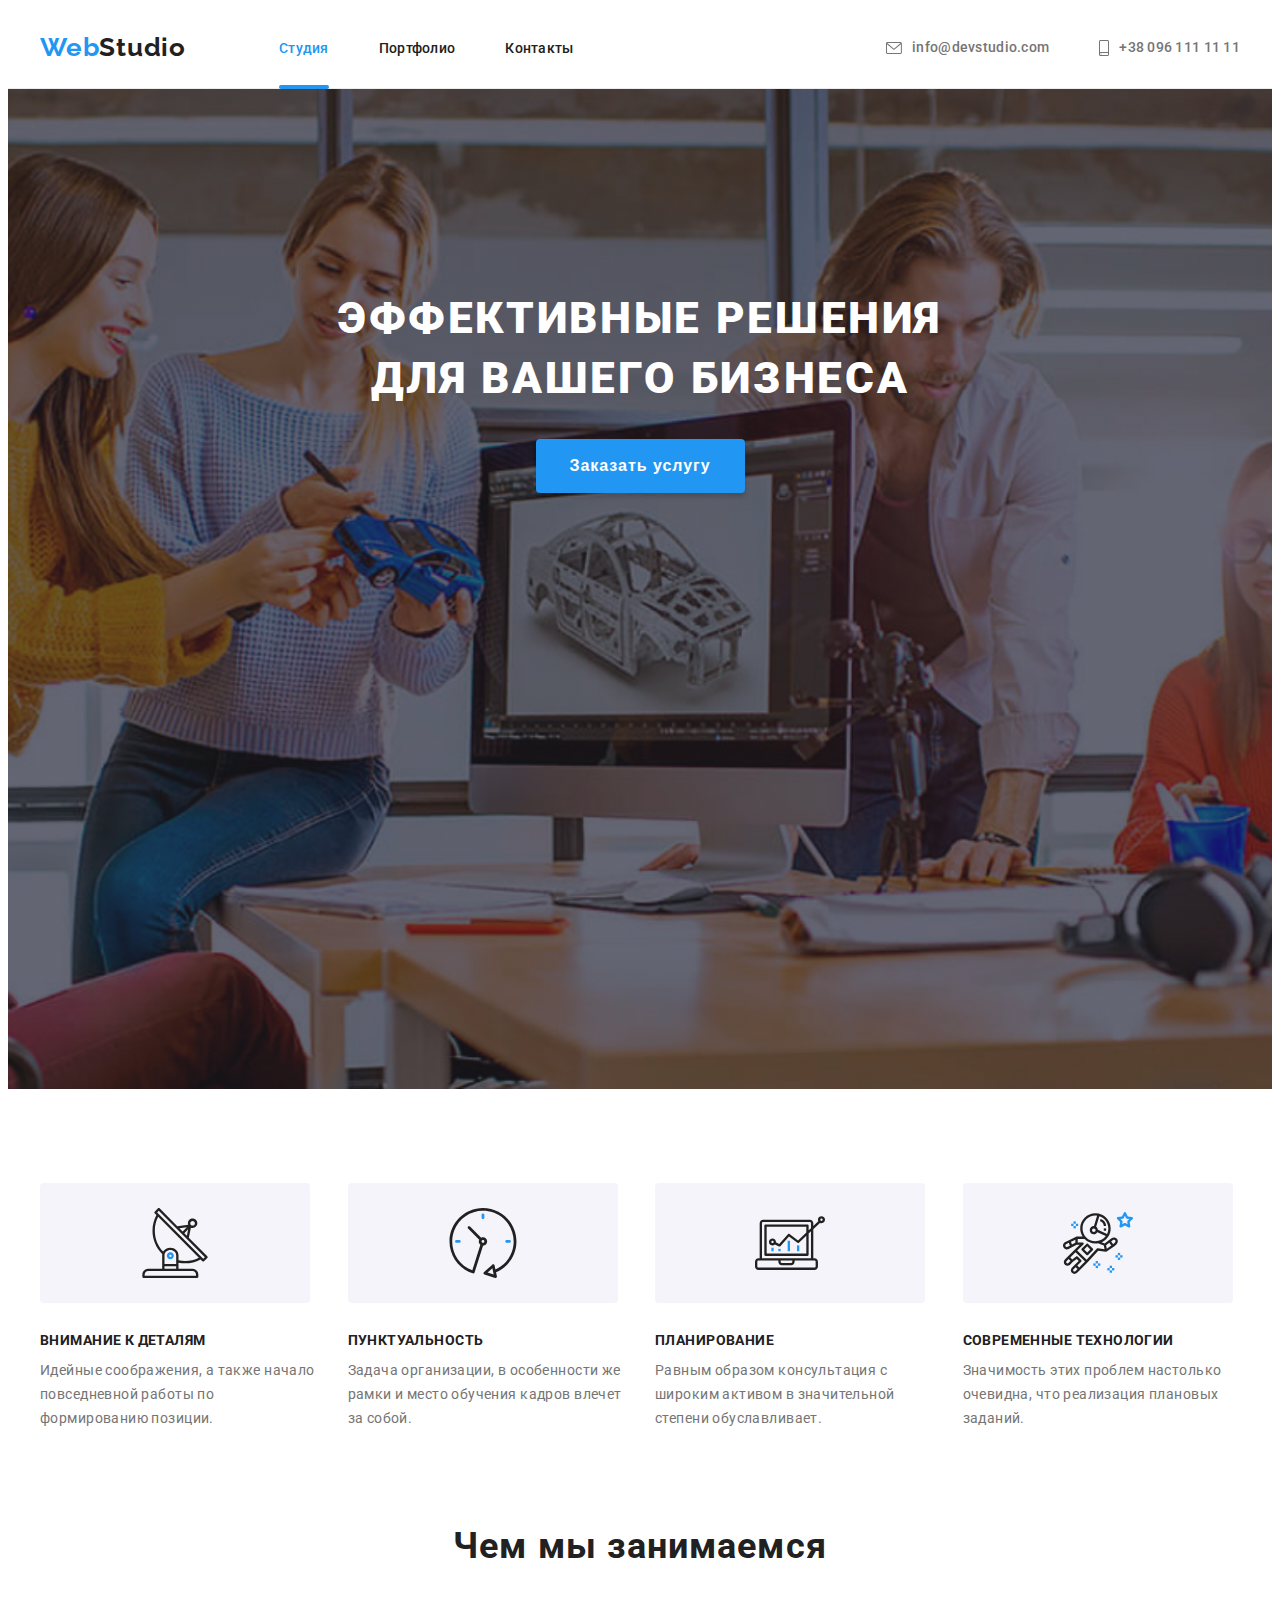
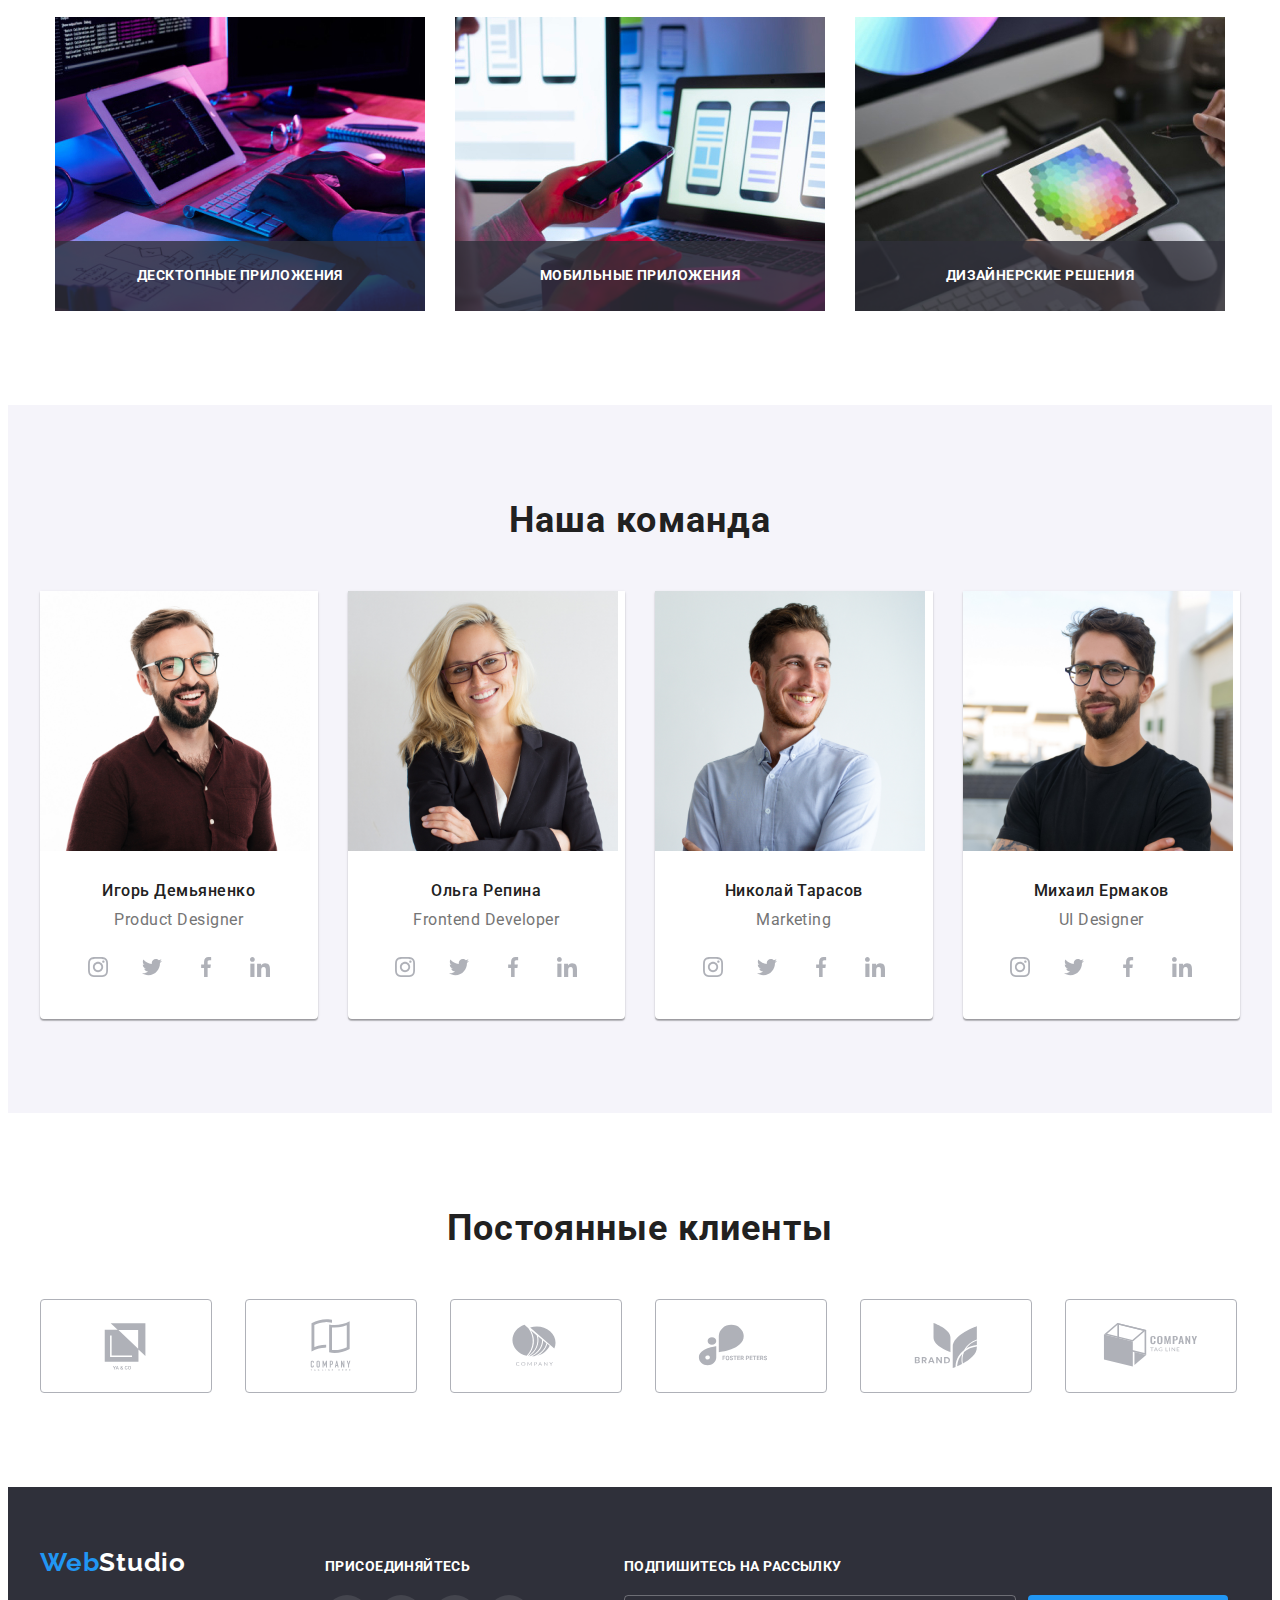
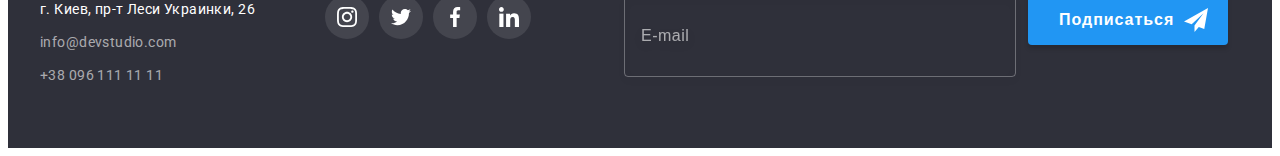
<file: index.html>
<!DOCTYPE html>
<html lang="ru">
  <head>
    <meta charset="UTF-8" />
    <meta http-equiv="X-UA-Compatible" content="IE=edge" />
    <meta name="viewport" content="width=device-width, initial-scale=1.0" />
    <title>Web Studio</title>
    <link rel="preconnect" href="https://fonts.googleapis.com" />
    <link rel="preconnect" href="https://fonts.gstatic.com" crossorigin />
    <link rel="preconnect" href="https://fonts.googleapis.com" />
    <link rel="preconnect" href="https://fonts.gstatic.com" crossorigin />
    <link
      href="https://fonts.googleapis.com/css2?family=Raleway:wght@700&family=Roboto:wght@400;500;700;900&display=swap"
      rel="stylesheet"
    />
    <link
      rel="stylesheet"
      href="https://cdnjs.cloudflare.com/ajax/libs/modern-normalize/1.1.0/modern-normalize.min.css"
      integrity="sha512-wpPYUAdjBVSE4KJnH1VR1HeZfpl1ub8YT/NKx4PuQ5NmX2tKuGu6U/JRp5y+Y8XG2tV+wKQpNHVUX03MfMFn9Q=="
      crossorigin="anonymous"
      referrerpolicy="no-referrer"
    />
    <link rel="stylesheet" href="./css/styles.css" />
  </head>
  <body>
    <!-- Верхняя линия -->
    <header class="header">
      <div class="container header-container">
        <nav class="navigation">
          <a href="./index.html" lang="en" class="logo link"
            >Web<span class="logo-dark">Studio</span>
          </a>

          <ul class="menu">
            <li class="menu-item">
              <a href="./index.html" class="menu-link current link">Студия</a>
            </li>
            <li class="menu-item">
              <a href="./portfolio.html" class="menu-link link">Портфолио</a>
            </li>
            <li class="menu-item">
              <a href="" class="menu-link link">Контакты</a>
            </li>
          </ul>
        </nav>
        <ul class="contact-list">
          <li class="contact-item">
            <a href="mailto:info@devstudio.com" class="mail-header link">
              <svg class="mail-icon" width="16" height="12">
                <use href="./images/icons.svg#mail"></use>
              </svg>
              info@devstudio.com
            </a>
          </li>
          <li class="contact-item">
            <a href="tel:+380961111111" class="phone-number-header link">
              <svg class="phone-icon" width="10" height="16">
                <use href="./images/icons.svg#smartphone"></use>
              </svg>
              +38 096 111 11 11
            </a>
          </li>
        </ul>
      </div>
    </header>

    <!-- Шапка -->

    <main class="studio-main">
      <section class="hero overlay">
        <div class="container">
          <h1 class="hero-tite">Эффективные решения для вашего бизнеса</h1>

          <button type="button" class="hero-button" data-modal-open>
            Заказать услугу
          </button>
        </div>
      </section>

      <!-- Особенности -->
      <section class="section">
        <div class="container">
          <h2 class="visually-hidden">Наши особенности</h2>
          <ul class="specialization-list">
            <li class="specialization-item">
              <a href="" class="specialization-link">
                <svg class="specialization-icon" width="70" height="70">
                  <use href="./images/icons.svg#antenna"></use>
                </svg>
              </a>
              <h3 class="specialization-title">Внимание к деталям</h3>
              <p class="specialization-text">
                Идейные соображения, а также начало повседневной работы по
                формированию позиции.
              </p>
            </li>
            <li class="specialization-item">
              <a href="" class="specialization-link">
                <svg class="specialization-icon" width="70" height="70">
                  <use href="./images/icons.svg#clock"></use>
                </svg>
              </a>
              <h3 class="specialization-title">Пунктуальность</h3>
              <p class="specialization-text">
                Задача организации, в особенности же рамки и место обучения
                кадров влечет за собой.
              </p>
            </li>
            <li class="specialization-item">
              <a href="" class="specialization-link">
                <svg class="specialization-icon" width="70" height="70">
                  <use href="./images/icons.svg#diagram"></use>
                </svg>
              </a>
              <h3 class="specialization-title">Планирование</h3>
              <p class="specialization-text">
                Равным образом консультация с широким активом в значительной
                степени обуславливает.
              </p>
            </li>
            <li class="specialization-item">
              <a href="" class="specialization-link">
                <svg class="specialization-icon" width="70" height="70">
                  <use href="./images/icons.svg#astronaut"></use>
                </svg>
              </a>
              <h3 class="specialization-title">Современные технологии</h3>
              <p class="specialization-text">
                Значимость этих проблем настолько очевидна, что реализация
                плановых заданий.
              </p>
            </li>
          </ul>
        </div>
      </section>
      <!-- Чем мы занимаемся -->
      <section class="our-work section">
        <div class="container">
          <h2 class="our-work-title title">Чем мы занимаемся</h2>
          <ul class="our-work-list">
            <li class="our-work-item">
              <img
                src="./images/page-proofs.jpg"
                alt="Верстка"
                width="370"
                height="294"
              />
              <p class="our-work-text">Десктопные приложения</p>
            </li>
            <li class="our-work-item">
              <img
                src="./images/design.jpg"
                alt="Дизайн"
                width="370"
                height="294"
              />
              <p class="our-work-text">Мобильные приложения</p>
            </li>
            <li class="our-work-item">
              <img
                src="./images/external-design.jpg"
                alt="Внешний дизайн"
                width="370"
                height="294"
              />
              <p class="our-work-text">Дизайнерские решения</p>
            </li>
          </ul>
        </div>
      </section>

      <!-- Наша команда -->
      <section class="our-team section">
        <div class="container">
          <h2 class="our-team-title title">Наша команда</h2>
          <ul class="our-team-list">
            <li class="our-team-item">
              <img
                src="./images/team/photo1.jpg"
                alt="Игорь Демьяненко"
                width="270"
                height="260"
              />
              <div class="our-team-card">
                <h3 class="our-team-name">Игорь Демьяненко</h3>
                <p lang="en" class="our-team-text">Product Designer</p>
                <ul class="social-list">
                  <li class="social-list-item">
                    <a href="" class="social-list-link">
                      <svg class="social-list-icon" width="20" height="20">
                        <use href="./images/icons.svg#instagram"></use>
                      </svg>
                    </a>
                  </li>
                  <li class="social-list-item">
                    <a href="" class="social-list-link">
                      <svg class="social-list-icon" width="20" height="20">
                        <use href="./images/icons.svg#twitter"></use>
                      </svg>
                    </a>
                  </li>
                  <li class="social-list-item">
                    <a href="" class="social-list-link">
                      <svg class="social-list-icon" width="20" height="20">
                        <use href="./images/icons.svg#facebook"></use>
                      </svg>
                    </a>
                  </li>
                  <li class="social-list-item">
                    <a href="" class="social-list-link">
                      <svg class="social-list-icon" width="20" height="20">
                        <use href="./images/icons.svg#linkedin"></use>
                      </svg>
                    </a>
                  </li>
                </ul>
              </div>
            </li>

            <li class="our-team-item">
              <img
                src="./images/team/photo2.jpg"
                alt="Ольга Репина"
                width="270"
                height="260"
              />
              <div class="our-team-card">
                <h3 class="our-team-name">Ольга Репина</h3>
                <p lang="en" class="our-team-text">Frontend Developer</p>
                <ul class="social-list">
                  <li class="social-list-item">
                    <a href="" class="social-list-link">
                      <svg class="social-list-icon" width="20" height="20">
                        <use href="./images/icons.svg#instagram"></use>
                      </svg>
                    </a>
                  </li>
                  <li class="social-list-item">
                    <a href="" class="social-list-link">
                      <svg class="social-list-icon" width="20" height="20">
                        <use href="./images/icons.svg#twitter"></use>
                      </svg>
                    </a>
                  </li>
                  <li class="social-list-item">
                    <a href="" class="social-list-link">
                      <svg class="social-list-icon" width="20" height="20">
                        <use href="./images/icons.svg#facebook"></use>
                      </svg>
                    </a>
                  </li>
                  <li class="social-list-item">
                    <a href="" class="social-list-link">
                      <svg class="social-list-icon" width="20" height="20">
                        <use href="./images/icons.svg#linkedin"></use>
                      </svg>
                    </a>
                  </li>
                </ul>
              </div>
            </li>

            <li class="our-team-item">
              <img
                src="./images/team/photo3.jpg"
                alt="Николай Тарасов"
                width="270"
                height="260"
              />
              <div class="our-team-card">
                <h3 class="our-team-name">Николай Тарасов</h3>
                <p lang="en" class="our-team-text">Marketing</p>
                <ul class="social-list">
                  <li class="social-list-item">
                    <a href="" class="social-list-link">
                      <svg class="social-list-icon" width="20" height="20">
                        <use href="./images/icons.svg#instagram"></use>
                      </svg>
                    </a>
                  </li>
                  <li class="social-list-item">
                    <a href="" class="social-list-link">
                      <svg class="social-list-icon" width="20" height="20">
                        <use href="./images/icons.svg#twitter"></use>
                      </svg>
                    </a>
                  </li>
                  <li class="social-list-item">
                    <a href="" class="social-list-link">
                      <svg class="social-list-icon" width="20" height="20">
                        <use href="./images/icons.svg#facebook"></use>
                      </svg>
                    </a>
                  </li>
                  <li class="social-list-item">
                    <a href="" class="social-list-link">
                      <svg class="social-list-icon" width="20" height="20">
                        <use href="./images/icons.svg#linkedin"></use>
                      </svg>
                    </a>
                  </li>
                </ul>
              </div>
            </li>

            <li class="our-team-item">
              <img
                src="./images/team/photo4.jpg"
                alt="Михаил Ермаков"
                width="270"
                height="260"
              />
              <div class="our-team-card">
                <h3 class="our-team-name">Михаил Ермаков</h3>
                <p lang="en" class="our-team-text">UI Designer</p>
                <ul class="social-list">
                  <li class="social-list-item">
                    <a href="" class="social-list-link">
                      <svg class="social-list-icon" width="20" height="20">
                        <use href="./images/icons.svg#instagram"></use>
                      </svg>
                    </a>
                  </li>
                  <li class="social-list-item">
                    <a href="" class="social-list-link">
                      <svg class="social-list-icon" width="20" height="20">
                        <use href="./images/icons.svg#twitter"></use>
                      </svg>
                    </a>
                  </li>
                  <li class="social-list-item">
                    <a href="" class="social-list-link">
                      <svg class="social-list-icon" width="20" height="20">
                        <use href="./images/icons.svg#facebook"></use>
                      </svg>
                    </a>
                  </li>
                  <li class="social-list-item">
                    <a href="" class="social-list-link">
                      <svg class="social-list-icon" width="20" height="20">
                        <use href="./images/icons.svg#linkedin"></use>
                      </svg>
                    </a>
                  </li>
                </ul>
              </div>
            </li>
          </ul>
        </div>
      </section>
      <!-- Постоянные клиенты -->
      <section class="section">
        <div class="container">
          <h2 class="our-clients-title title">Постоянные клиенты</h2>
          <ul class="our-clients-list">
            <li class="our-clients-item">
              <a href="" class="our-clients-link">
                <svg class="our-clients-icon" width="106" height="60">
                  <use href="./images/icons.svg#logo-1"></use>
                </svg>
              </a>
            </li>
            <li class="our-clients-item">
              <a href="" class="our-clients-link">
                <svg class="our-clients-icon" width="106" height="60">
                  <use href="./images/icons.svg#logo-2"></use>
                </svg>
              </a>
            </li>
            <li class="our-clients-item">
              <a href="" class="our-clients-link">
                <svg class="our-clients-icon" width="106" height="60">
                  <use href="./images/icons.svg#logo-3"></use>
                </svg>
              </a>
            </li>
            <li class="our-clients-item">
              <a href="" class="our-clients-link">
                <svg class="our-clients-icon" width="106" height="60">
                  <use href="./images/icons.svg#logo-4"></use>
                </svg>
              </a>
            </li>
            <li class="our-clients-item">
              <a href="" class="our-clients-link">
                <svg class="our-clients-icon" width="106" height="60">
                  <use href="./images/icons.svg#logo-5"></use>
                </svg>
              </a>
            </li>
            <li class="our-clients-item">
              <a href="" class="our-clients-link">
                <svg class="our-clients-icon" width="106" height="60">
                  <use href="./images/icons.svg#logo-6"></use>
                </svg>
              </a>
            </li>
          </ul>
        </div>
      </section>
    </main>
    <!-- Подвал -->
    <footer class="footer">
      <div class="container footer-container">
        <div class="navigation-footer">
          <a href="/" lang="en" class="logo-footer link"
            >Web<span class="logo-light">Studio</span></a
          >
          <address class="address">
            <ul class="contact-list-footer">
              <li class="contact-list-footer-item">
                <a
                  href="https://goo.gl/maps/c3DatfC8NeGpE9Bo7"
                  target="_blank"
                  rel="noopener noreferrer"
                  class="contact-link link"
                  >г. Киев, пр-т Леси Украинки, 26</a
                >
              </li>
              <li class="contact-footer">
                <a href="mailto:info@devstudio.com" class="mail-footer link"
                  >info@devstudio.com</a
                >
              </li>
              <li class="contact-footer">
                <a href="tel:+380961111111" class="phone-number-footer link"
                  >+38 096 111 11 11</a
                >
              </li>
            </ul>
          </address>
        </div>
        <!--footer-social-->
        <div class="footer-social">
          <h2 class="footer-social-text">присоединяйтесь</h2>
          <ul class="footer-social-list list">
            <li class="footer-social-item">
              <a href="" class="footer-social-link link"
                ><svg class="footer-social-icon" width="20" height="20">
                  <use href="./images/icons.svg#instagram"></use>
                </svg>
              </a>
            </li>
            <li class="footer-social-item">
              <a href="" class="footer-social-link"
                ><svg class="footer-social-icon" width="20" height="20">
                  <use href="./images/icons.svg#twitter"></use>
                </svg>
              </a>
            </li>
            <li class="footer-social-item">
              <a href="" class="footer-social-link"
                ><svg class="footer-social-icon" width="20" height="20">
                  <use href="./images/icons.svg#facebook"></use>
                </svg>
              </a>
            </li>
            <li class="footer-social-item">
              <a href="" class="footer-social-link"
                ><svg class="footer-social-icon" width="20" height="20">
                  <use href="./images/icons.svg#linkedin"></use>
                </svg>
              </a>
            </li>
          </ul>
        </div>
        <!--Mailing-->
        <div class="mailing">
          <h2 class="mailing-title">Подпишитесь на рассылку</h2>
          <form class="mailing-form">
            <label class="mailing-label" for="email"></label>
            <input
              class="mailing-input"
              type="email"
              name="user_email"
              id="email"
              placeholder="E-mail"
              pattern="[a-z0-9._%+-]+@[a-z0-9.-]+\.[a-z]{2,}$"
              title="Неверный адрес электронной почты"
            />
            <button class="mailing-button" type="submit">
              Подписаться
              <svg class="mailing-icon" width="24" height="24">
                <use href="./images/icons.svg#mailing-icon"></use>
              </svg>
            </button>
          </form>
        </div>
      </div>
    </footer>

    <div class="backdrop is-hidden" data-modal>
      <div class="modal">
        <button type="button" class="modal-close-button" data-modal-close>
          <svg class="modal-close-button-icon" width="18" height="18">
            <use href="./images/icons.svg#close-icon"></use>
          </svg>
        </button>
        <form class="modal-form">
          <p class="modal-form-title">
            Оставьте свои данные, мы вам перезвоним
          </p>
          <label class="modal-form-field" for="user_name">
            <span class="modal-form-field-key">Имя</span>
            <span class="modal-form-input-wrapper">
              <input
                class="modal-form-input"
                type="text"
                name="user_name"
                id="user_name"
                required
                pattern="[a-zA-Z]*"
                title="Alexander"
              />
              <svg class="form-icon" width="18" height="18">
                <use href="./images/icons.svg#person-icon"></use>
              </svg>
            </span>
          </label>
          <label class="modal-form-field" for="user_phone_number">
            <span class="modal-form-field-key">Телефон</span>
            <span class="modal-form-input-wrapper">
              <input
                class="modal-form-input"
                type="tel"
                name="user_phone_number"
                id="user_phone_number"
                required
                pattern="[0-9]{3}-[0-9]{3}-[0-9]{4}"
                title="xxx-xxx-xxxx"
              />
              <svg class="form-icon" width="18" height="18">
                <use href="./images/icons.svg#phone-icon"></use>
              </svg>
            </span>
          </label>
          <label class="modal-form-field" for="user_mail">
            <span class="modal-form-field-key">Почта</span>
            <span class="modal-form-input-wrapper">
              <input
                class="modal-form-input"
                type="email"
                name="user_mail"
                id="user_mail"
                required
                pattern="[a-z0-9._%+-]+@[a-z0-9.-]+\.[a-z]{2,}$"
                title="Неверный адрес электронной почты"
              />
              <svg class="form-icon" width="18" height="18">
                <use href="./images/icons.svg#email-icon"></use>
              </svg>
            </span>
          </label>
          <label class="modal-form-field">
            <span class="modal-form-field-key">Комментарий</span>
            <textarea
              class="modal-form-message"
              placeholder="Введите текст"
              name="user_message"
            ></textarea>
          </label>
          <input
            type="checkbox"
            class="modal-form-checkbox visually-hidden"
            id="checkbox-policy"
            name="user_policy"
            required
          />
          <label for="checkbox-policy" class="modal-form-checkbox-label"
            >Соглашаюсь с рассылкой и принимаю&nbsp;
            <a href="" class="checkbox-policy-link">Условия договора</a></label
          >
          <button type="submit" class="modal-form-button">Отправить</button>
        </form>
      </div>
    </div>
    <script src="./js/modal.js"></script>
  </body>
</html>
</file>
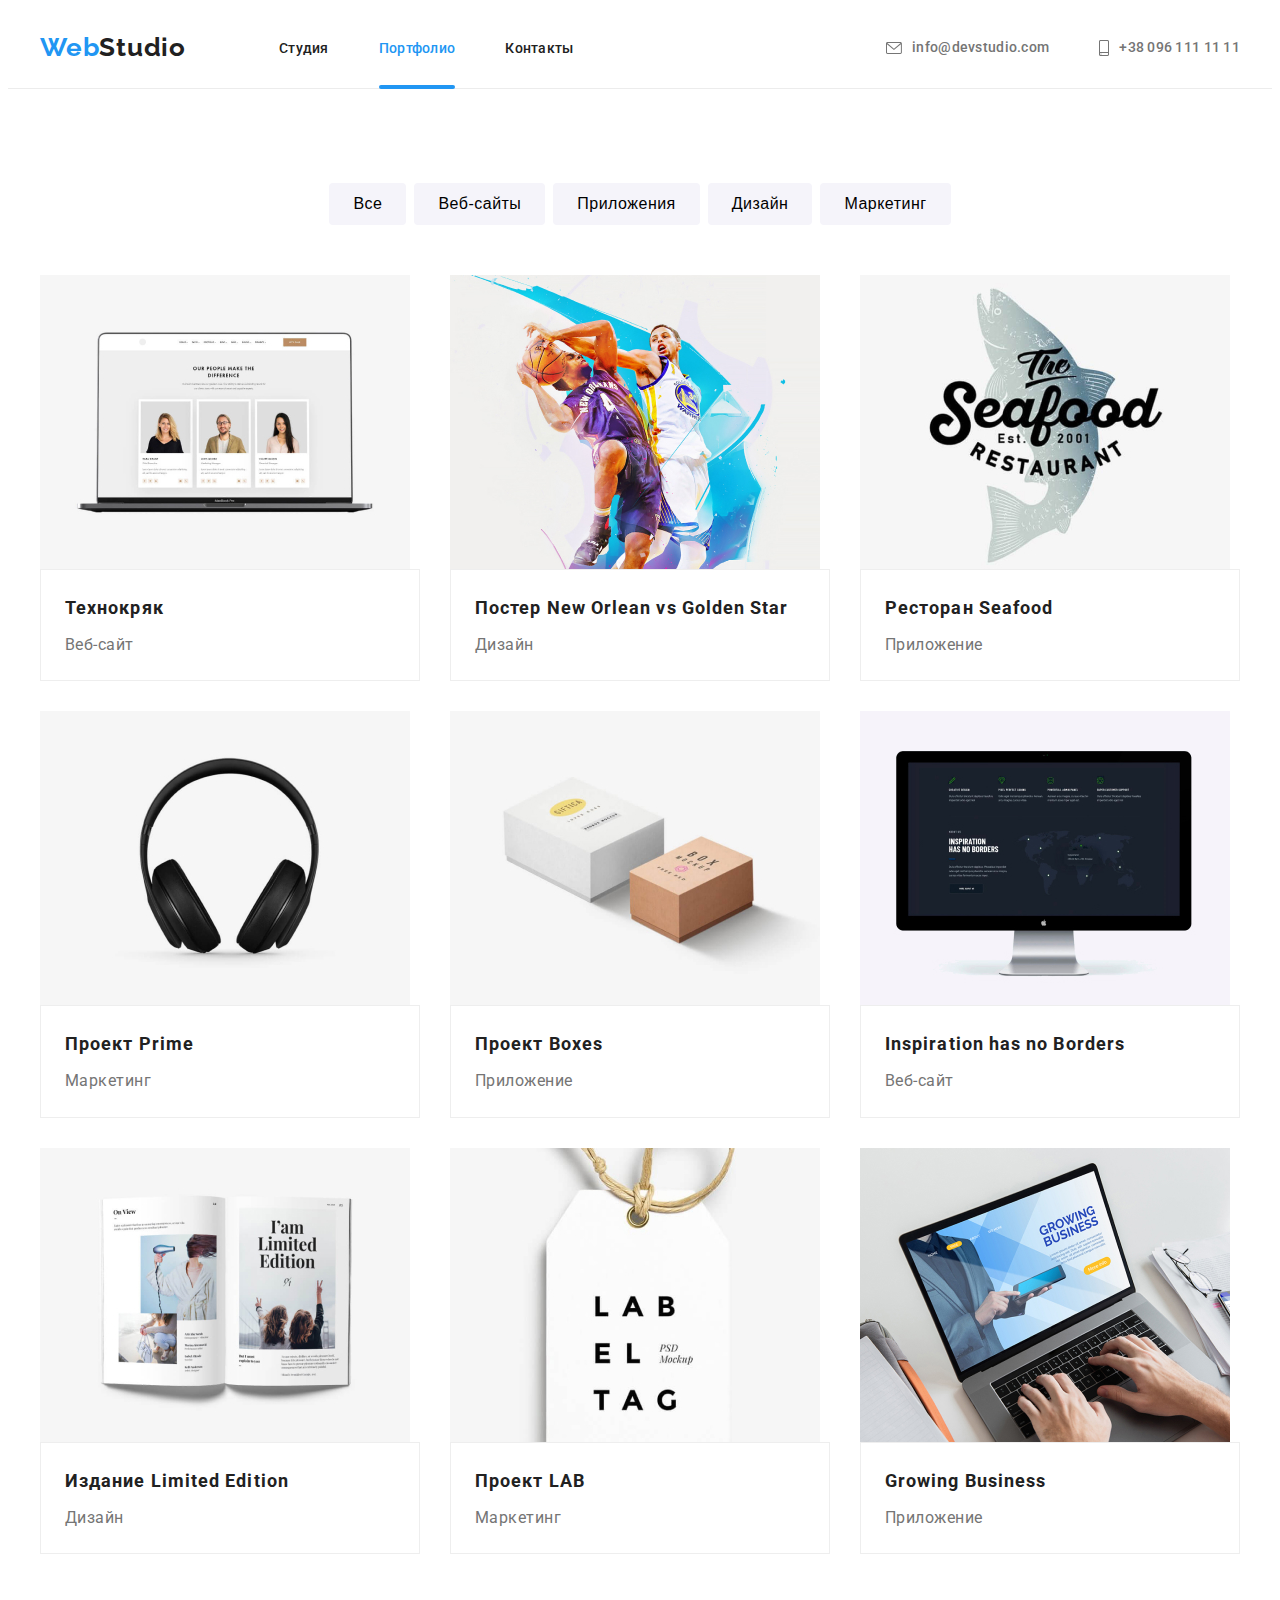
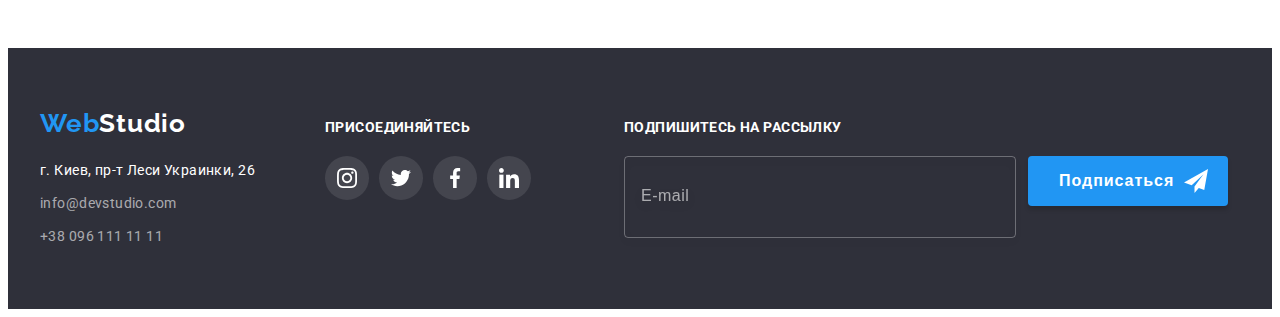
<file: portfolio.html>
<!DOCTYPE html>
<html lang="ru">
  <head>
    <meta charset="UTF-8" />
    <meta http-equiv="X-UA-Compatible" content="IE=edge" />
    <meta name="viewport" content="width=device-width, initial-scale=1.0" />
    <title>Web Studio</title>
    <link rel="preconnect" href="https://fonts.googleapis.com" />
    <link rel="preconnect" href="https://fonts.gstatic.com" crossorigin />
    <link rel="preconnect" href="https://fonts.googleapis.com" />
    <link rel="preconnect" href="https://fonts.gstatic.com" crossorigin />
    <link
      href="https://fonts.googleapis.com/css2?family=Raleway:wght@700&family=Roboto:wght@400;500;700;900&display=swap"
      rel="stylesheet"
    />
    <link
      rel="stylesheet"
      href="https://cdnjs.cloudflare.com/ajax/libs/modern-normalize/1.1.0/modern-normalize.min.css"
      integrity="sha512-wpPYUAdjBVSE4KJnH1VR1HeZfpl1ub8YT/NKx4PuQ5NmX2tKuGu6U/JRp5y+Y8XG2tV+wKQpNHVUX03MfMFn9Q=="
      crossorigin="anonymous"
      referrerpolicy="no-referrer"
    />
    <link rel="stylesheet" href="./css/styles.css" />
  </head>
  <body>
    <!-- Верхняя линия -->
    <header class="header">
      <div class="container header-container">
        <nav class="navigation">
          <a href="./index.html" lang="en" class="logo link"
            >Web<span class="logo-dark">Studio</span>
          </a>

          <ul class="menu">
            <li class="menu-item">
              <a href="./index.html" class="menu-link link">Студия</a>
            </li>
            <li class="menu-item">
              <a href="./portfolio.html" class="menu-link current link"
                >Портфолио</a
              >
            </li>
            <li class="menu-item">
              <a href="" class="menu-link link">Контакты</a>
            </li>
          </ul>
        </nav>
        <ul class="contact-list">
          <li class="contact-item">
            <a href="mailto:info@devstudio.com" class="mail-header link">
              <svg class="mail-icon" width="16" height="12">
                <use href="./images/icons.svg#mail"></use>
              </svg>
              info@devstudio.com
            </a>
          </li>
          <li class="contact-item">
            <a href="tel:+380961111111" class="phone-number-header link">
              <svg class="phone-icon" width="10" height="16">
                <use href="./images/icons.svg#smartphone"></use>
              </svg>
              +38 096 111 11 11
            </a>
          </li>
        </ul>
      </div>
    </header>
    <!-- Портфолио -->
    <main>
      <section class="section">
        <div class="container">
          <h1 class="visually-hidden">Портфолио</h1>
          <ul class="filter-list">
            <li class="filter-item">
              <button type="button" class="filter-button">Все</button>
            </li>
            <li class="filter-item">
              <button type="button" class="filter-button">Веб-сайты</button>
            </li>
            <li class="filter-item">
              <button type="button" class="filter-button">Приложения</button>
            </li>
            <li class="filter-item">
              <button type="button" class="filter-button">Дизайн</button>
            </li>
            <li class="filter-item">
              <button type="button" class="filter-button">Маркетинг</button>
            </li>
          </ul>
        </div>
        <div class="container">
          <ul class="portfolio-list">
            <li class="portfolio-item">
              <a href="" class="portfolio-link link">
                <div class="portfolio-list-img-wrapper">
                  <img
                    src="./images/portfolio/img-1.jpg"
                    alt="Веб-сайт"
                    width="370"
                    height="294"
                  />
                  <p class="portfolio-list-overlay">
                    Ресурс предлагает комплексные предложения с разным уровнем
                    функционала и сервисов. Все это позволит посетителю получить
                    исчерпывающие сведения о компании или частном лице.
                  </p>
                </div>
                <div class="portfolio-card">
                  <h2 class="portfolio-title">Технокряк</h2>
                  <p class="portfolio-text">Веб-сайт</p>
                </div>
              </a>
            </li>
            <li class="portfolio-item">
              <a href="" class="portfolio-link link">
                <div class="portfolio-list-img-wrapper">
                  <img
                    src="./images/portfolio/img-2.jpg"
                    alt="Два баскетболиста"
                    width="370"
                    height="294"
                  />
                  <p class="portfolio-list-overlay">
                    Ресурс предлагает комплексные предложения с разным уровнем
                    функционала и сервисов. Все это позволит посетителю получить
                    исчерпывающие сведения о компании или частном лице.
                  </p>
                </div>
                <div class="portfolio-card">
                  <h2 class="portfolio-title">
                    Постер New Orlean vs Golden Star
                  </h2>
                  <p class="portfolio-text">Дизайн</p>
                </div>
              </a>
            </li>
            <li class="portfolio-item">
              <a href="" class="portfolio-link link">
                <div class="portfolio-list-img-wrapper">
                  <img
                    src="./images/portfolio/img-3.jpg"
                    alt="Логотип ресторана"
                    width="370"
                    height="294"
                  />
                  <p class="portfolio-list-overlay">
                    Ресурс предлагает комплексные предложения с разным уровнем
                    функционала и сервисов. Все это позволит посетителю получить
                    исчерпывающие сведения о компании или частном лице.
                  </p>
                </div>
                <div class="portfolio-card">
                  <h2 class="portfolio-title">Ресторан Seafood</h2>
                  <p class="portfolio-text">Приложение</p>
                </div>
              </a>
            </li>
            <li class="portfolio-item">
              <a href="" class="portfolio-link link">
                <div class="portfolio-list-img-wrapper">
                  <img
                    src="./images/portfolio/img-4.jpg"
                    alt="Наушники"
                    width="370"
                    height="294"
                  />
                  <p class="portfolio-list-overlay">
                    Ресурс предлагает комплексные предложения с разным уровнем
                    функционала и сервисов. Все это позволит посетителю получить
                    исчерпывающие сведения о компании или частном лице.
                  </p>
                </div>
                <div class="portfolio-card">
                  <h2 class="portfolio-title">Проект Prime</h2>
                  <p class="portfolio-text">Маркетинг</p>
                </div>
              </a>
            </li>
            <li class="portfolio-item">
              <a href="" class="portfolio-link link">
                <div class="portfolio-list-img-wrapper">
                  <img
                    src="./images/portfolio/img-5.jpg"
                    alt="Две коробки"
                    width="370"
                    height="294"
                  />
                  <p class="portfolio-list-overlay">
                    Ресурс предлагает комплексные предложения с разным уровнем
                    функционала и сервисов. Все это позволит посетителю получить
                    исчерпывающие сведения о компании или частном лице.
                  </p>
                </div>
                <div class="portfolio-card">
                  <h2 class="portfolio-title">Проект Boxes</h2>
                  <p class="portfolio-text">Приложение</p>
                </div>
              </a>
            </li>
            <li class="portfolio-item">
              <a href="" class="portfolio-link link">
                <div class="portfolio-list-img-wrapper">
                  <img
                    src="./images/portfolio/img-6.jpg"
                    alt="Монитор с веб-сайтом"
                    width="370"
                    height="294"
                  />
                  <p class="portfolio-list-overlay">
                    Ресурс предлагает комплексные предложения с разным уровнем
                    функционала и сервисов. Все это позволит посетителю получить
                    исчерпывающие сведения о компании или частном лице.
                  </p>
                </div>
                <div class="portfolio-card">
                  <h2 class="portfolio-title">Inspiration has no Borders</h2>
                  <p class="portfolio-text">Веб-сайт</p>
                </div>
              </a>
            </li>
            <li class="portfolio-item">
              <a href="" class="portfolio-link link">
                <div class="portfolio-list-img-wrapper">
                  <img
                    src="./images/portfolio/img-7.jpg"
                    alt="Журнал"
                    width="370"
                    height="294"
                  />
                  <p class="portfolio-list-overlay">
                    Ресурс предлагает комплексные предложения с разным уровнем
                    функционала и сервисов. Все это позволит посетителю получить
                    исчерпывающие сведения о компании или частном лице.
                  </p>
                </div>
                <div class="portfolio-card">
                  <h2 class="portfolio-title">Издание Limited Edition</h2>
                  <p class="portfolio-text">Дизайн</p>
                </div>
              </a>
            </li>
            <li class="portfolio-item">
              <a href="" class="portfolio-link link">
                <div class="portfolio-list-img-wrapper">
                  <img
                    src="./images/portfolio/img-8.jpg"
                    alt="Бирка"
                    width="370"
                    height="294"
                  />
                  <p class="portfolio-list-overlay">
                    Ресурс предлагает комплексные предложения с разным уровнем
                    функционала и сервисов. Все это позволит посетителю получить
                    исчерпывающие сведения о компании или частном лице.
                  </p>
                </div>
                <div class="portfolio-card">
                  <h2 class="portfolio-title">Проект LAB</h2>
                  <p class="portfolio-text">Маркетинг</p>
                </div>
              </a>
            </li>
            <li class="portfolio-item">
              <a href="" class="portfolio-link link">
                <div class="portfolio-list-img-wrapper">
                  <img
                    src="./images/portfolio/img-9.jpg"
                    alt="Работа за ноутбуком"
                    width="370"
                    height="294"
                  />
                  <p class="portfolio-list-overlay">
                    Ресурс предлагает комплексные предложения с разным уровнем
                    функционала и сервисов. Все это позволит посетителю получить
                    исчерпывающие сведения о компании или частном лице.
                  </p>
                </div>
                <div class="portfolio-card">
                  <h2 class="portfolio-title">Growing Business</h2>
                  <p class="portfolio-text">Приложение</p>
                </div>
              </a>
            </li>
          </ul>
        </div>
      </section>
    </main>
    <!-- Подвал -->
    <footer class="footer">
      <div class="container footer-container">
        <div class="navigation-footer">
          <a href="/" lang="en" class="logo-footer link"
            >Web<span class="logo-light">Studio</span></a
          >
          <address class="address">
            <ul class="contact-list-footer">
              <li class="contact-list-footer-item">
                <a
                  href="https://goo.gl/maps/c3DatfC8NeGpE9Bo7"
                  target="_blank"
                  rel="noopener noreferrer"
                  class="contact-link link"
                  >г. Киев, пр-т Леси Украинки, 26</a
                >
              </li>
              <li class="contact-footer">
                <a href="mailto:info@devstudio.com" class="mail-footer link"
                  >info@devstudio.com</a
                >
              </li>
              <li class="contact-footer">
                <a href="tel:+380961111111" class="phone-number-footer link"
                  >+38 096 111 11 11</a
                >
              </li>
            </ul>
          </address>
        </div>
        <div class="footer-social">
          <h2 class="footer-social-text">присоединяйтесь</h2>
          <ul class="footer-social-list list">
            <li class="footer-social-item">
              <a href="" class="footer-social-link link"
                ><svg class="footer-social-icon" width="20" height="20">
                  <use href="./images/icons.svg#instagram"></use>
                </svg>
              </a>
            </li>
            <li class="footer-social-item">
              <a href="" class="footer-social-link"
                ><svg class="footer-social-icon" width="20" height="20">
                  <use href="./images/icons.svg#twitter"></use>
                </svg>
              </a>
            </li>
            <li class="footer-social-item">
              <a href="" class="footer-social-link"
                ><svg class="footer-social-icon" width="20" height="20">
                  <use href="./images/icons.svg#facebook"></use>
                </svg>
              </a>
            </li>
            <li class="footer-social-item">
              <a href="" class="footer-social-link"
                ><svg class="footer-social-icon" width="20" height="20">
                  <use href="./images/icons.svg#linkedin"></use>
                </svg>
              </a>
            </li>
          </ul>
        </div>
        <div class="mailing">
          <h2 class="mailing-title">Подпишитесь на рассылку</h2>
          <form class="mailing-form">
            <label class="mailing-label" for="email"></label>
            <input
              class="mailing-input"
              type="email"
              name="user_email"
              id="email"
              placeholder="E-mail"
              pattern="[a-z0-9._%+-]+@[a-z0-9.-]+\.[a-z]{2,}$"
              title="Неверный адрес электронной почты"
            />
            <button class="mailing-button" type="submit">
              Подписаться
              <svg class="mailing-icon" width="24" height="24">
                <use href="./images/icons.svg#mailing-icon"></use>
              </svg>
            </button>
          </form>
        </div>
      </div>
    </footer>
  </body>
</html>
</file>
<file: css/styles.css>
:root {
    --primery-text-color: #212121;
    --title-text-color: #212121;
    --text-color: #757575;
    --accent-color: #2196F3;
    --primary-background-color: #FFFFFF;
    --hero-background: #2F303A;
    --rgba-footer: rgba(255, 255, 255, 0.6);
    --portfolio-color-button: #F5F4FA;
    --background-color: #C4C4C4;
    --social-icon-color: #AFB1B8;
}

body {
    font-family: Roboto, sans-serif;
    color: var(--primery-text-color);
    background-color: var(--primary-background-color);
}
h1, h2, h3, p {
    margin-top: 0;
    margin-bottom: 0;
}

ul, ol {
    margin: 0;
    padding: 0;
    list-style: none;
}

img {
    display: block;
}

.link {
    text-decoration: none;
}

.container {
    width: 1200px;
    margin-left: auto;
    margin-right: auto;
    padding-left: 15px;
    padding-right: 15px;
}

.title {
    font-weight: 700;
    font-size: 36px;
    line-height: 1.17;
    text-align: center;
    letter-spacing: 0.03em;
    margin-bottom: 50px;
}

.section {
    padding-top: 94px;
    padding-bottom: 94px;
}

.visually-hidden {
    position: absolute;
    width: 1px;
    height: 1px;
    margin: -1px;
    border: 0;
    padding: 0;
    white-space: nowrap;
    clip-path: inset(100%);
    clip: rect(0 0 0 0);
    overflow: hidden;
}

/*======================LOGO=====================*/

.logo {
    font-family: 'Raleway';
    font-weight: 700;
    font-size: 26px;
    line-height: 1.2;
    letter-spacing: 0.03em;

    color: var(--accent-color);
    margin-right: 93px;
}

.logo-dark {
    color: var(--primery-text-color);
}

.logo-light {
    color: var(--primary-background-color);
}
    /*======================HEADER=====================*/

.header {
    border-bottom: 1px solid #ECECEC;
}

.header-container {
    display: flex;
    align-items: center; 
    padding-top: 24px;
    padding-bottom: 25px;
}

.navigation {
    display: flex;
    align-items: center;
}

/*MENU*/

.menu {
    display: flex;
    padding: 0;
}
.menu-item {
    position: relative;
}
.menu-item:not(:last-child) {
    margin-right: 50px;
}
.menu-link {
    font-weight: 500;
    font-size: 14px;
    line-height: 1.14;
    letter-spacing: 0.02em;

    color: var(--primery-text-color);
    transition: color 250ms cubic-bezier(0.4, 0, 0.2, 1);

}
.menu-link.current {
    color: var(--accent-color);
}
.menu-link.current::after {
    position: absolute;
    display: block;
    content: '';
    width: 100%;
    height: 4px;
    border-radius: 2px;
    left: 0;
    bottom: -32px;

    background-color: var(--accent-color);
}
.menu-link:hover,
.menu-link:focus {
    color: var(--accent-color);
}
/*MAIL*/
.contact-list {
    display: flex;
    padding: 0;
    margin-left: auto;
}
.contact-item:not(:last-child) {
    margin-right: 50px;
}

.mail-icon { 
    margin-right: 10px;
    fill: var(--text-color);
    transition: fill 250ms cubic-bezier(0.4, 0, 0.2, 1);
}
.mail-header {
    display: flex;
    align-items: center;
    justify-content: center;
    font-weight: 500;
    font-size: 14px;
    line-height: 1.14;
    letter-spacing: 0.02em;

    color: var(--text-color);
    transition: color 250ms cubic-bezier(0.4, 0, 0.2, 1);

}
.mail-header:hover,
.mail-header:focus {
    color: var(--accent-color)
}
.mail-header:hover .mail-icon,
.mail-header:focus .mail-icon {
    fill: var(--accent-color);
}
/*PHONE*/
.phone-icon {
    margin-right: 10px;
    fill: var(--text-color);
    transition: fill 250ms cubic-bezier(0.4, 0, 0.2, 1);
}
.phone-number-header {
    display: flex;
    align-items: center;
    font-weight: 500;
    font-size: 14px;
    line-height: 1.14;
    letter-spacing: 0.02em;

    color: var(--text-color);
    transition: color 250ms cubic-bezier(0.4, 0, 0.2, 1);
}
.phone-number-header:hover,
.phone-number-header:focus {
    color: var(--accent-color);

}
.phone-number-header:hover .phone-icon,
.phone-number-header:focus .phone-icon {
    fill: var(--accent-color);
}

/*======================HERO=====================*/

.hero {
    text-align: center;
    padding-top: 200px;
    padding-bottom: 200px;
    background: var(--background-color);
}
 .overlay {
    max-width: 1600px;
    height: 600px;
    margin: 0 auto;
    background-image: linear-gradient(rgba(47, 48, 58, 0.4), rgba(47, 48, 58, 0.4)), url('../images/bg-hero.jpg');
    background-repeat: no-repeat;
    background-size: cover;
    background-position: center;
    }
/*TITLE*/

.hero-tite {
    width: 696px;
    font-weight: 900;
    font-size: 44px;
    line-height: 1.36;
    text-align: center;
    letter-spacing: 0.06em;
    text-transform: uppercase;

    color: var(--primary-background-color);
    margin: auto;
}

/*BUTTON*/

.hero-button {
    min-width: 200px;
    font-weight: 700;
    font-size: 16px;
    line-height: 1.9;
    letter-spacing: 0.06em;

    color: var(--primary-background-color);
    background: var(--accent-color);
    border-color: transparent;
    box-shadow: 0px 4px 4px rgba(0, 0, 0, 0.15);
    border-radius: 4px;

    cursor: pointer;
    margin-top: 30px;
    padding: 10px 32px;
    
    transition: background-color 250ms cubic-bezier(0.4, 0, 0.2, 1);
}

.hero-button:hover,
.hero-button:focus {
    background-color: #188CE8;
    border-color: transparent;
}

/*======================SPECIALIZATION=====================*/

.specialization-link {
    display: flex;
    align-items: center;
    justify-content: center;
    width: 270px;
    height: 120px;
    border-radius: 4px;
    background: var(--portfolio-color-button);
    margin-bottom: 30px;
}

.specialization-item {
    flex-basis: calc((100% - 90px) / 4);
}
.specialization-list {
    display: flex;
    
}
.specialization-item:not(:last-child) {
    margin-right: 30px;
}
.specialization-title {
    font-weight: 700;
    font-size: 14px;
    line-height: 1.14;
    letter-spacing: 0.03em;
    text-transform: uppercase;
    margin-bottom: 10px;
}
.specialization-text {
    font-size: 14px;
    line-height: 1.7;
    letter-spacing: 0.03em;

    color: var(--text-color);
}

/*======================OUR WORK=====================*/
.our-work-item {
    flex-basis: calc((100% - 90px) / 3);
}
.our-work {
    padding-top: 0;
}
.our-work-list {
    display: flex;
    justify-content: center;
    
}
.our-work-item:not(:last-child) {
    margin-right: 30px;
}

.our-work-item {
    position: relative;
}
.our-work-text {
    position: absolute;
    display: flex;
    left: 0;
    bottom: 0;
    justify-content: center;
    align-items: center;
    width: 100%;
    height: 70px;

    background: rgba(47, 48, 58, 0.8);
    
    font-weight: 700;
    font-size: 14px;
    line-height: 1.14;
    text-align: center;
    letter-spacing: 0.03em;
    text-transform: uppercase;
    color: #FFFFFF;
}
/*======================OUR TEAM=====================*/

.our-team-list {
    display: flex;
    justify-content: center;
}
.our-team-card {
    padding-top: 30px;
    padding-bottom: 30px;
}
.our-team-item:not(:last-child) {
    margin-right: 30px;
}
.our-team {
    background-color: var(--portfolio-color-button);
}

.our-team-item {
    background: var(--primary-background-color);
    flex-basis: calc((100% - 90px) / 4);
    box-shadow: 0px 1px 3px rgba(0, 0, 0, 0.12), 0px 1px 1px rgba(0, 0, 0, 0.14), 0px 2px 1px rgba(0, 0, 0, 0.2);
    border-radius: 0px 0px 4px 4px;
}

.our-team-name {
    font-weight: 500;
    font-size: 16px;
    line-height: 1.2;
    letter-spacing: 0.03em;
    text-align: center;
    margin-bottom: 10px;
}

.our-team-text {
    font-size: 16px;
    line-height: 1.2;
    letter-spacing: 0.03em;
    text-align: center;

    color: var(--text-color);
    margin-bottom: 16px;
}

.social-list {
    display: flex;
    justify-content: center;
}
.social-list-item:not(:last-child) {
    margin-right: 10px;
}
.social-list-icon {
    fill: var(--social-icon-color);
    transition: fill 250ms cubic-bezier(0.4, 0, 0.2, 1);
}
.social-list-link{
    display: flex;
    align-items: center;
    justify-content: center;
    width: 44px;
    height: 44px;
    border-radius: 50%;
    background-color: var(--primary-background-color);
    transition: background-color 250ms cubic-bezier(0.4, 0, 0.2, 1);
}

.social-list-link:hover,
.social-list-link:focus {
    background-color: var(--accent-color);
}

.social-list-link:hover .social-list-icon,
.social-list-link:focus .social-list-icon {
    fill: var(--primary-background-color);
}

/*======================OUR-CLIENTS=====================*/
.our-clients-item {
    flex-basis: calc((100% - 150px) / 6);
}

.our-clients-list {
    display: flex;
}

.our-clients-item:not(:last-child) {
    margin-right: 30px;
}

.our-clients-icon {
    fill: var(--social-icon-color);
    transition: fill 250ms cubic-bezier(0.4, 0, 0.2, 1);
}

.our-clients-link {
    display: flex;
    align-items: center;
    justify-content: center;
    width: 170px;
    height: 92px;
    border: 1px solid #AFB1B8;
    border-radius: 4px;
    transition: border 250ms cubic-bezier(0.4, 0, 0.2, 1);
}
.our-clients-link:hover,
.our-clients-link:focus {
    border: 1px solid var(--accent-color);
}

.our-clients-link:hover .our-clients-icon,
.our-clients-link:focus .our-clients-icon {
    fill: var(--accent-color);
}


/*======================FOOTER=====================*/
.footer {
    display: flex;
    padding-top: 60px;
    padding-bottom: 60px;
    background: var(--hero-background);

    
}
.footer-container{
    display: flex;
    align-items: baseline;
}
.navigation-footer {
    display: flex;
    align-items: baseline;
    flex-direction: column;
    
}
.logo-footer {
    display: inline-block;
    font-family: 'Raleway';
    font-weight: 700;
    font-size: 26px;
    line-height: 1.2;
    letter-spacing: 0.03em;

    color: var(--accent-color);
}
.address {
    font-style: normal;
    font-weight: 400;
    font-size: 14px;
    line-height: 1.7;
    letter-spacing: 0.03em;
    margin-top: 20px;
    padding: 0;
}

.contact-list-footer-item:not(:last-child) {
    margin-bottom: 9px;
}
.contact-footer:not(:last-child) {
    margin-bottom: 9px;
}
.contact-link {
    color: var(--primary-background-color);
    transition: color 250ms cubic-bezier(0.4, 0, 0.2, 1);
}

.contact-link:hover,
.contact-link:focus {
    color: var(--accent-color)
}

/*MAIL*/

.mail-footer,
.phone-number-footer {
    color: var(--rgba-footer);
    transition: color 250ms cubic-bezier(0.4, 0, 0.2, 1);
}

.phone-number-footer:hover,
.phone-number-footer:focus,
.mail-footer:hover,
.mail-footer:focus {
    color: var(--accent-color);
}

.footer-social {
    margin-left: 70px;
    
}
.footer-social-text {
    
    font-size: 14px;
    line-height: 1.14;
    letter-spacing: 0.03em;
    text-transform: uppercase;
    color: var(--primary-background-color);
    margin-bottom: 20px;
}
.footer-social-list {
    display: flex;
    justify-content: center;
    align-items: center;
}
.footer-social-item:not(:last-child) {
    margin-right: 10px;
}
.footer-social-link {
    display: flex;
    align-items: center;
    justify-content: center;
    width: 44px;
    height: 44px;
    border-radius: 50%;
    background-color: rgba(255, 255, 255, 0.1);
    transition: background-color 250ms cubic-bezier(0.4, 0, 0.2, 1);
}
.footer-social-link:hover,
.footer-social-link:focus {
    background-color: var(--accent-color)
}
.footer-social-icon {
    fill: var(--primary-background-color);
}
/*======================MAILING=====================*/
.mailing {
    margin-left: 93px;
}

.mailing-title {
    font-size: 14px;
    line-height: 1.14;
    letter-spacing: 0.03em;
    text-transform: uppercase;
    color: var(--primary-background-color);
    margin-bottom: 20px;
}

.mailing-form {
    display: flex;
}

.mailing-input {
    width: 358px;
    height: 50px;
    padding: 15px 16px;
    border: 1px solid rgba(255, 255, 255, 0.3);
    filter: drop-shadow(0px 4px 4px rgba(0, 0, 0, 0.15));
    border-radius: 4px;
    background-color: var(--hero-background--);
    color: #FFFFFF;

    transition: border-color 250ms cubic-bezier(0.4, 0, 0.2, 1);
}

.mailing-input::placeholder {
    font-weight: 400;
    font-size: 16px;
    line-height: 1.25;
    letter-spacing: 0.03em;

    color: rgba(255, 255, 255, 0.6);
    transition: border-color 250ms cubic-bezier(0.4, 0, 0.2, 1);
}
        
.mailing-input:focus {
    outline: none;
    border-color: var(--accent-color);
}

.mailing-button {
    display: flex;
    align-items: center;
    text-align: center;
    margin-left: 12px;

    min-width: 200px;
    height: 50px;
    font-weight: 700;
    font-size: 16px;
    line-height: 1.9;
    letter-spacing: 0.06em;

    color: var(--primary-background-color);
    background: var(--accent-color);
    border-color: transparent;
    box-shadow: 0px 4px 4px rgba(0, 0, 0, 0.15);
    border-radius: 4px;

    cursor: pointer;
    padding-top: 10px;
    padding-bottom: 10px;
    padding-left: 29px;

    transition: background-color 250ms cubic-bezier(0.4, 0, 0.2, 1);
}

.mailing-button:hover,
.mailing-button:focus {
    background-color: #188CE8;
    border-color: transparent;
}

.mailing-icon {
    margin-left: 10px;
    fill: #FFFFFF
}
/*======================BACKGROUND=====================*/
.header {
    background: var(--primary-background-color);
}

.our-team-item {
    background: var(--primary-background-color);
}

.portfolio-item {
    background: var(--primary-background-color);
}


/*======================PORTFOLIO PAGE=====================*/
.filter-list {
    display: flex;
    justify-content: center;
    margin-bottom: 50px;
}
.filter-item:not(:last-child) {
    margin-right: 8px; 
}
.filter-item {
    text-align: center;
}

.filter-button {
    font-weight: 500;
    font-size: 16px;
    line-height: 1.6;
    text-align: center;
    letter-spacing: 0.03em;

    background: var(--portfolio-color-button);
    border-radius: 4px;
    border-color: transparent;
    cursor: pointer;
    padding: 6px 22px;
    
    transition: background-color 250ms cubic-bezier(0.4, 0, 0.2, 1), 
                color 250ms cubic-bezier(0.4, 0, 0.2, 1), 
                box-shadow 250ms cubic-bezier(0.4, 0, 0.2, 1);
}

.filter-button:hover,
.filter-button:focus {
    background-color: var(--accent-color);
    border-color: transparent;
    color: var(--primary-background-color);
    box-shadow: 0px 3px 1px rgba(0, 0, 0, 0.1), 0px 1px 2px rgba(0, 0, 0, 0.08), 0px 2px 2px rgba(0, 0, 0, 0.12);

}

/*PORTFOLIO*/

 .container-portfolio {
    display: flex;
    flex-wrap: wrap;
    padding: 0;
}

.portfolio-list {
    display: flex;
    flex-wrap: wrap;
    padding: 0;
}
.portfolio-item {
    flex-basis: calc((100% - 60px) / 3);
}

.portfolio-item:not(:nth-child(3n)) {
    margin-right: 30px;
}

.portfolio-item:not(:nth-last-child(-n+3)) {
    margin-bottom: 30px;
}

.portfolio-link {
    display: block;
    background-color: var(--primary-background-color);
    color: var(--primery-text-color);
    transition: box-shadow 250ms cubic-bezier(0.4, 0, 0.2, 1);
}
.portfolio-link:hover,
.portfolio-link:focus {
    box-shadow: 0px 1px 1px rgba(0, 0, 0, 0.12), 0px 4px 4px rgba(0, 0, 0, 0.06), 1px 4px 6px rgba(0, 0, 0, 0.16);
}
.portfolio-list-img-wrapper {
    position: relative;
    overflow: hidden;
}
.portfolio-list-overlay {
    font-weight: 400;
    font-size: 18px;
    line-height: 1.6;
    letter-spacing: 0.03em;
    color: #FFFFFF;

    position: absolute;
    top: 0;
    left: 0;
    width: 100%;
    height: 100%;
    padding: 63px 24px;
    overflow: hidden;
    background-color: rgba(33, 150, 243, 0.9);

    transform: translateY(100%);
    transition: transform 250ms cubic-bezier(0.4, 0, 0.2, 1);
}
.portfolio-link:hover .portfolio-list-overlay,
.portfolio-link:focus .portfolio-list-overlay {
    transform: translateY(0%);
}

.portfolio-title {
    font-weight: 700;
    font-size: 18px;
    line-height: 2;
    letter-spacing: 0.06em;
    text-align: left;
}

.portfolio-text {
    font-size: 16px;
    line-height: 1.9;
    letter-spacing: 0.03em;

    color: var(--text-color);
    text-align: left;
    margin-top: 4px;
}

.portfolio-card {
    padding-left: 24px;
    padding-right: 24px;
    padding-top: 20px;
    padding-bottom: 20px;
    background-color: var(--primary-background-color);
    border: 1px solid #EEEEEE
}
/*======================BACKDROP=====================*/
.backdrop {
    position: fixed;
    top: 0;
    left: 0;
    width: 100%;
    height: 100%;
    background-color: rgba(0, 0, 0, 0.2);
    transition: opacity 250ms cubic-bezier(0.4, 0, 0.2, 1), visibility 250ms cubic-bezier(0.4, 0, 0.2, 1);
}
.backdrop.is-hidden {
    opacity: 0;
    visibility: hidden;
    pointer-events: none;
}
.modal {
    position: absolute;
    width: 528px;
    height: 581px;
    transform: translate(-50%, -50%);
    top: 50%;
    left: 50%;
    background-color: #fff;
    padding: 40px;
}
.modal-close-button {
    position: absolute;
    top: 8px;
    right: 8px;
    display: flex;
    align-items: center;
    justify-content: center;
    width: 30px;
    height: 30px;
    border: 1px solid rgba(0, 0, 0, 0.1);
    border-radius: 50%;
    padding: 0;
    background-color: transparent;
    cursor: pointer;
}
.modal-form {
    display: flex;
    flex-direction: column;
}

.modal-form-title {
    font-weight: 700;
    font-size: 20px;
    line-height: 1.15;
    text-align: center;
    letter-spacing: 0.03em;

    margin-bottom: 2px;
    
    color: var(--title-text-color);
}

.modal-form-field {
    margin-top: 10px;
}

.modal-form-field-key {
    display: block;
    font-weight: 400;
    font-size: 12px;
    line-height: 1.16;
    letter-spacing: 0.01em;

    margin-bottom: 4px;

    color: var(--text-color);
}

.modal-form-input {
    width: 100%;
    height: 40px;
    border: 1px solid rgba(33, 33, 33, 0.2);
    border-radius: 4px;
    padding-left: 42px;
    transition: border-color 250ms cubic-bezier(0.4, 0, 0.2, 1);
}

.modal-form-input:focus {
    outline: none;
    border-color: var(--accent-color);
}

.modal-form-input-wrapper {
    position: relative;
    display: block;
}

.form-icon {
    position: absolute;
    top: 50%;
    left: 12px;
    transform: translateY(-50%);
    display: block;
    transition: fill 250ms cubic-bezier(0.4, 0, 0.2, 1);
}
.modal-form-input:focus + .form-icon {
    fill: var(--accent-color);
}

.modal-form-message {
    display: block;
    resize: none;
    width: 100%;
    height: 120px;
    border: 1px solid rgba(33, 33, 33, 0.2);
    border-radius: 4px;
    padding: 12px 16px;

    transition: border-color 250ms cubic-bezier(0.4, 0, 0.2, 1);
}

.modal-form-message::placeholder {
    font-weight: 400;
    font-size: 12px;
    line-height: 1.16;
    letter-spacing: 0.01em;

    color: rgba(117, 117, 117, 0.5);
}

.modal-form-message:focus {
    outline: none;
    border-color: var(--accent-color);
}

.modal-form-checkbox-label {
    display: flex;
    align-items: center;
    justify-content: center;

    font-weight: 400;
    font-size: 14px;
    line-height: 1.7;
    letter-spacing: 0.03em;
    margin-top: 20px;

    color: var(--text-color);
}

.modal-form-checkbox-label::before {
    display: flex;
    content: '';
    width: 16px;
    height: 15px;
    border-radius: 2px;
    background-image: url("../images/border-icon.svg");
    background-position: center;
    background-repeat: no-repeat;
    background-origin: border-box;
    margin-right: 7px;
}

.modal-form-checkbox:checked + .modal-form-checkbox-label::before {
    background-image: url("../images/checked-icon.svg");
    background-color: var(--accent-color);
    border-color: var(--accent-color);
    
}

.modal-form-checkbox:focus +.modal-form-checkbox-label::before {
    outline: 1px solid var(--accent-color);
}

.checkbox-policy-link {
    color: var(--accent-color);
}

.modal-form-button {
    min-width: 200px;
    align-self: center;
    font-weight: 700;
    font-size: 16px;
    line-height: 1.9;
    letter-spacing: 0.06em;

    color: var(--primary-background-color);
    background: var(--accent-color);
    border-color: transparent;
    box-shadow: 0px 4px 4px rgba(0, 0, 0, 0.15);
    border-radius: 4px;

    cursor: pointer;
    margin-top: 30px;
    padding: 10px 32px;

    transition: background-color 250ms cubic-bezier(0.4, 0, 0.2, 1);
}

.modal-form-button:hover,
.modal-form-button:focus {
    background-color: #188CE8; 
    border-color: transparent;
}
</file>
